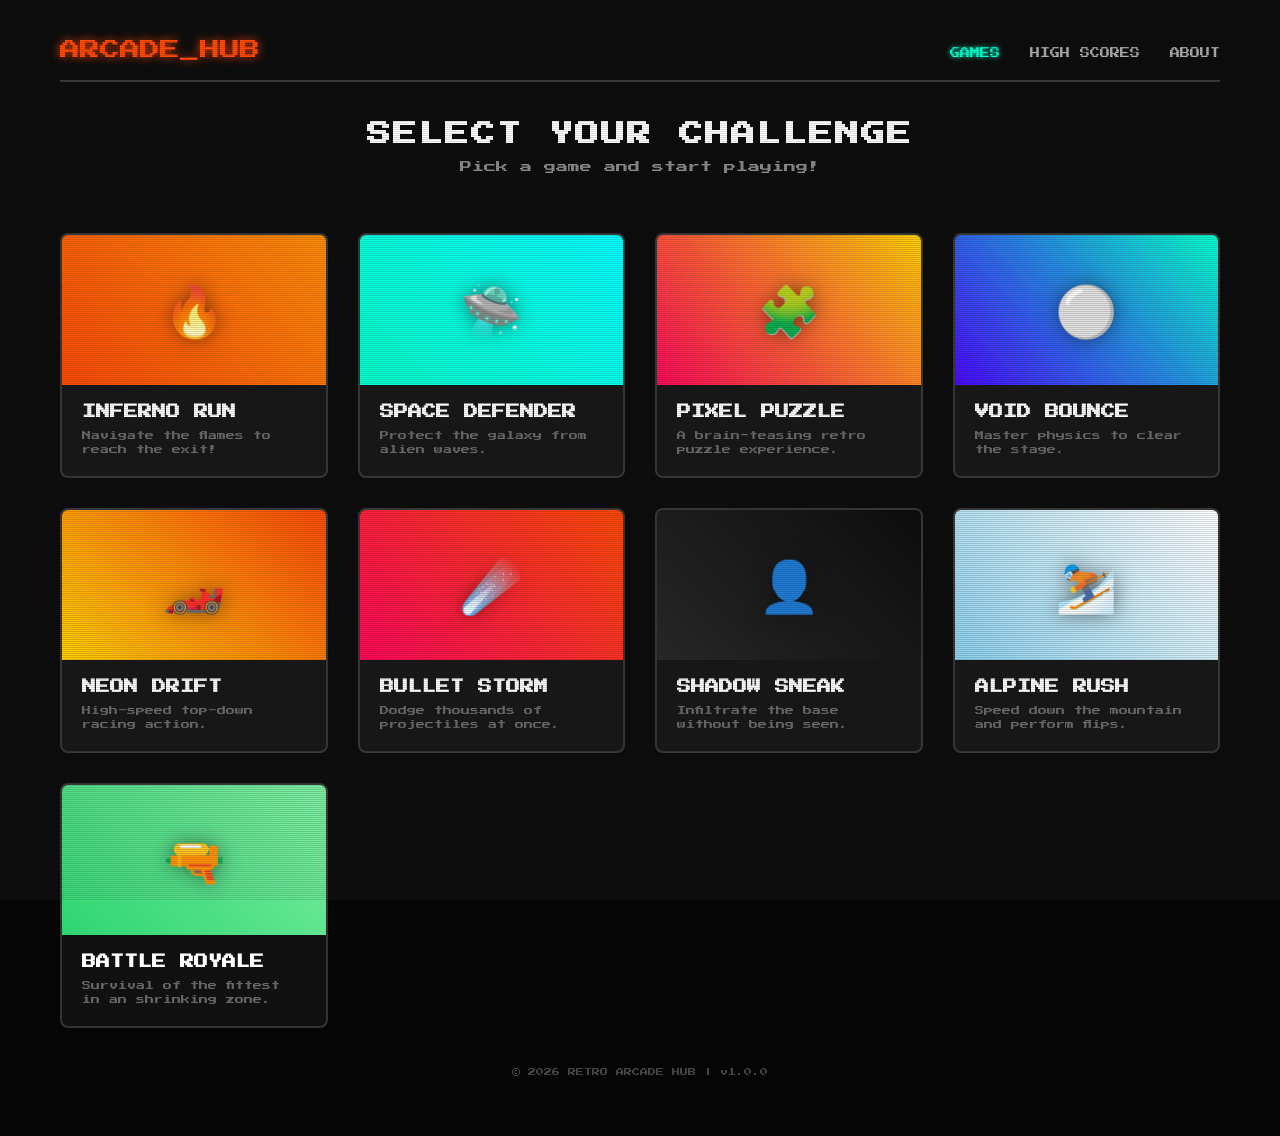
<file: index.html>
<!DOCTYPE html>
<html lang="en">
<head>
    <meta charset="UTF-8">
    <meta name="viewport" content="width=device-width, initial-scale=1.0">
    <title>Arcade Hub - Retro Mini Games</title>
    <link rel="icon" href="data:,">
    <link rel="stylesheet" href="css/styles.css">
</head>
<body class="portal-body">
    <div id="scanlines"></div>
    <div id="crt-flicker"></div>
    
    <div class="portal-wrapper">
        <nav class="portal-nav">
            <div class="logo">ARCADE_HUB</div>
            <ul class="nav-links">
                <li><a href="#" class="active">GAMES</a></li>
                <li><a href="#">HIGH SCORES</a></li>
                <li><a href="#">ABOUT</a></li>
            </ul>
        </nav>

        <header class="portal-header">
            <h1>SELECT YOUR CHALLENGE</h1>
            <p>Pick a game and start playing!</p>
        </header>

        <main class="game-grid">
            <!-- Game 1: Inferno Run -->
            <a href="Inferno-Run/inferno-run.html" class="game-tile">
                <div class="tile-image" style="background: linear-gradient(45deg, var(--danger), #ff8800);">
                    <div class="tile-overlay">
                        <span>PLAY NOW</span>
                    </div>
                    <div class="pixel-art-icon">🔥</div>
                </div>
                <div class="tile-info">
                    <h3>INFERNO RUN</h3>
                    <p>Navigate the flames to reach the exit!</p>
                </div>
            </a>

            <!-- Game 2: Space Defender -->
            <a href="Space-Defender/index.html" class="game-tile">
                <div class="tile-image" style="background: linear-gradient(45deg, var(--primary), var(--tertiary));">
                    <div class="tile-overlay">
                        <span>PLAY NOW</span>
                    </div>
                    <div class="pixel-art-icon">🛸</div>
                </div>
                <div class="tile-info">
                    <h3>SPACE DEFENDER</h3>
                    <p>Protect the galaxy from alien waves.</p>
                </div>
            </a>

            <!-- Game 3: Pixel Puzzle -->
            <a href="Pixel-Puzzle/index.html" class="game-tile">
                <div class="tile-image" style="background: linear-gradient(45deg, var(--secondary), var(--highlight));">
                    <div class="tile-overlay">
                        <span>PLAY NOW</span>
                    </div>
                    <div class="pixel-art-icon">🧩</div>
                </div>
                <div class="tile-info">
                    <h3>PIXEL PUZZLE</h3>
                    <p>A brain-teasing retro puzzle experience.</p>
                </div>
            </a>

            <!-- Game 4: Void Bounce -->
            <a href="Void-Bounce/index.html" class="game-tile">
                <div class="tile-image" style="background: linear-gradient(45deg, #4400ff, var(--primary));">
                    <div class="tile-overlay">
                        <span>PLAY NOW</span>
                    </div>
                    <div class="pixel-art-icon">⚪</div>
                </div>
                <div class="tile-info">
                    <h3>VOID BOUNCE</h3>
                    <p>Master physics to clear the stage.</p>
                </div>
            </a>

            <!-- Game 5: Neon Drift -->
            <a href="Neon-Drift/index.html" class="game-tile">
                <div class="tile-image" style="background: linear-gradient(45deg, var(--highlight), var(--danger));">
                    <div class="tile-overlay">
                        <span>PLAY NOW</span>
                    </div>
                    <div class="pixel-art-icon">🏎️</div>
                </div>
                <div class="tile-info">
                    <h3>NEON DRIFT</h3>
                    <p>High-speed top-down racing action.</p>
                </div>
            </a>

            <!-- Game 6: Bullet Storm -->
            <a href="Bullet-Storm/index.html" class="game-tile">
                <div class="tile-image" style="background: linear-gradient(45deg, var(--secondary), var(--danger));">
                    <div class="tile-overlay">
                        <span>PLAY NOW</span>
                    </div>
                    <div class="pixel-art-icon">☄️</div>
                </div>
                <div class="tile-info">
                    <h3>BULLET STORM</h3>
                    <p>Dodge thousands of projectiles at once.</p>
                </div>
            </a>

            <!-- Game 7: Shadow Sneak -->
            <a href="Shadow-Sneak/index.html" class="game-tile">
                <div class="tile-image" style="background: linear-gradient(45deg, var(--stealth), var(--void));">
                    <div class="tile-overlay">
                        <span>PLAY NOW</span>
                    </div>
                    <div class="pixel-art-icon">👤</div>
                </div>
                <div class="tile-info">
                    <h3>SHADOW SNEAK</h3>
                    <p>Infiltrate the base without being seen.</p>
                </div>
            </a>

            <!-- Game 8: Alpine Rush -->
            <a href="Platformer/index.html" class="game-tile">
                <div class="tile-image" style="background: linear-gradient(45deg, #87ceeb, var(--neutral));">
                    <div class="tile-overlay">
                        <span>PLAY NOW</span>
                    </div>
                    <div class="pixel-art-icon">⛷️</div>
                </div>
                <div class="tile-info">
                    <h3>ALPINE RUSH</h3>
                    <p>Speed down the mountain and perform flips.</p>
                </div>
            </a>

            <!-- Game 9: Battle Royale -->
            <a href="Battle Royale/index.html" class="game-tile">
                <div class="tile-image" style="background: linear-gradient(45deg, #2ed573, #7bed9f);">
                    <div class="tile-overlay">
                        <span>PLAY NOW</span>
                    </div>
                    <div class="pixel-art-icon">🔫</div>
                </div>
                <div class="tile-info">
                    <h3>BATTLE ROYALE</h3>
                    <p>Survival of the fittest in an shrinking zone.</p>
                </div>
            </a>
        </main>

        <footer class="portal-footer">
            <p>&copy; 2026 RETRO ARCADE HUB | v1.0.0</p>
        </footer>
    </div>

</body>
</html>
</file>
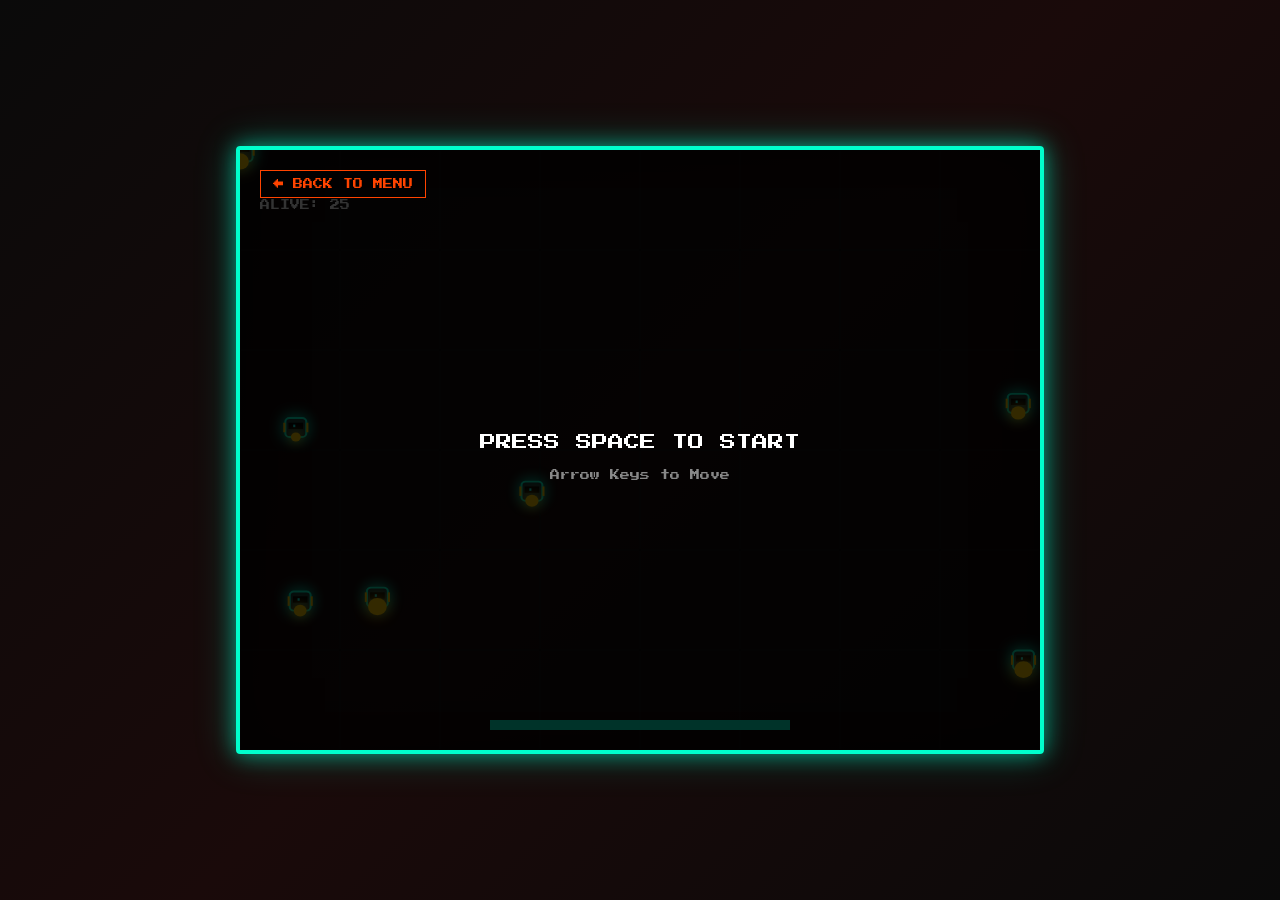
<file: Battle Royale/index.html>
<!DOCTYPE html>
<html lang="en">
<head>
    <meta charset="UTF-8">
    <meta name="viewport" content="width=device-width, initial-scale=1.0">
    <title>Battle Royale - Mini Games</title>
    <link rel="stylesheet" href="../css/styles.css">
    <link rel="icon" href="data:;base64,iVBORw0KGgo=">
</head>
<body class="game-body">
    <div id="game-container">
        <a href="../index.html" class="back-button">&larr; BACK TO MENU</a>
        <canvas id="gameCanvas" width="800" height="600"></canvas>
    </div>

    <!-- Scripts -->
    <script src="../shared/js/assets.js"></script>
    <script src="../shared/js/audio.js"></script>
    <script src="../shared/js/engine.js"></script>
    <script src="js/game.js"></script>
</body>
</html>
</file>
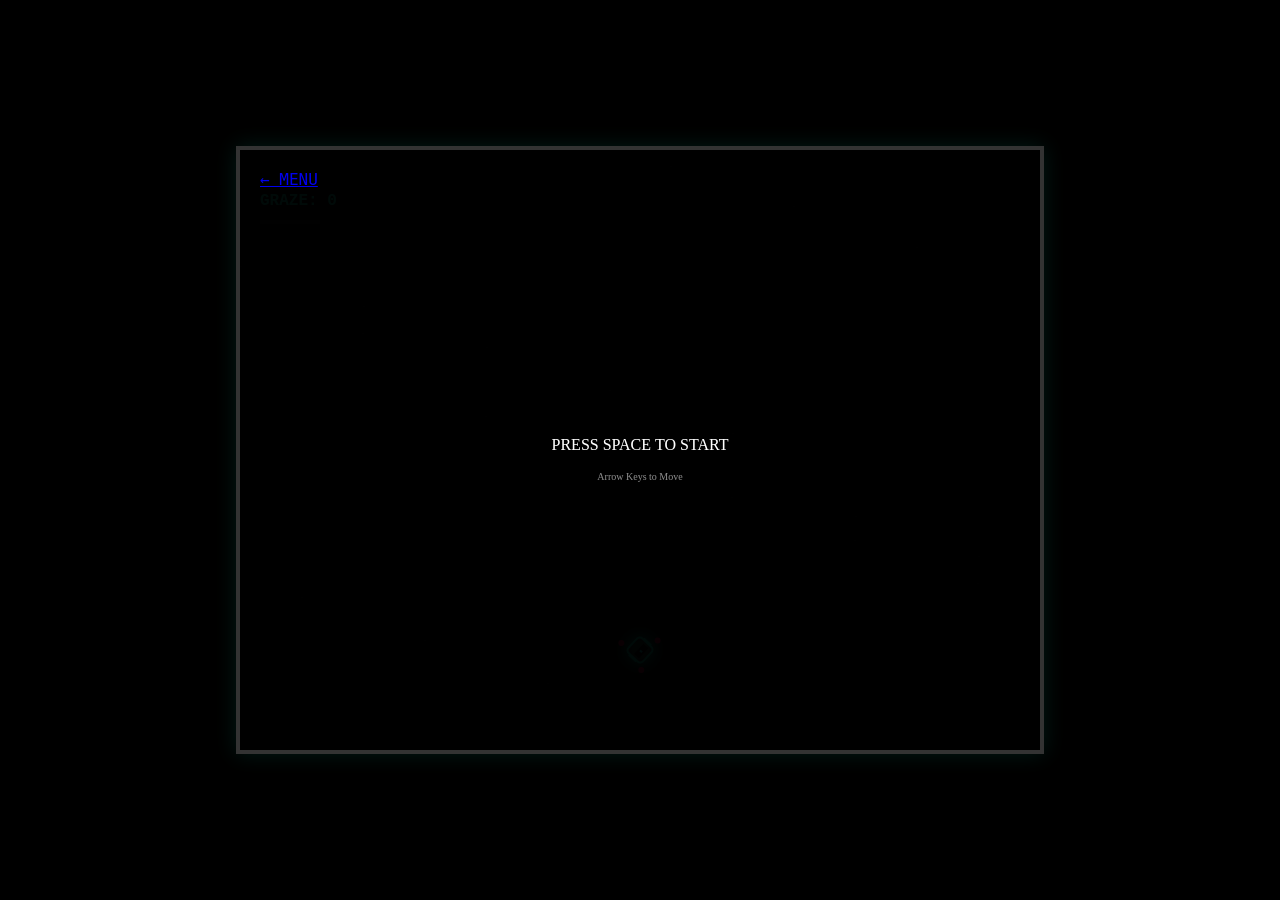
<file: Bullet-Storm/index.html>
<!DOCTYPE html>
<html lang="en">
<head>
    <meta charset="UTF-8"><title>Bullet Storm</title>
    <link rel="stylesheet" href="css/styles.css">
</head>
<body class="game-body">
    <div id="game-container">
        <canvas id="gameCanvas" width="800" height="600"></canvas>
        <div id="ui"><a href="../index.html" class="back-button">&larr; MENU</a></div>
    </div>
    <script src="../shared/js/assets.js"></script>
    <script src="../shared/js/audio.js"></script>
    <script src="../shared/js/engine.js"></script>
    <script src="js/game.js"></script>
</body>
</html>
</file>
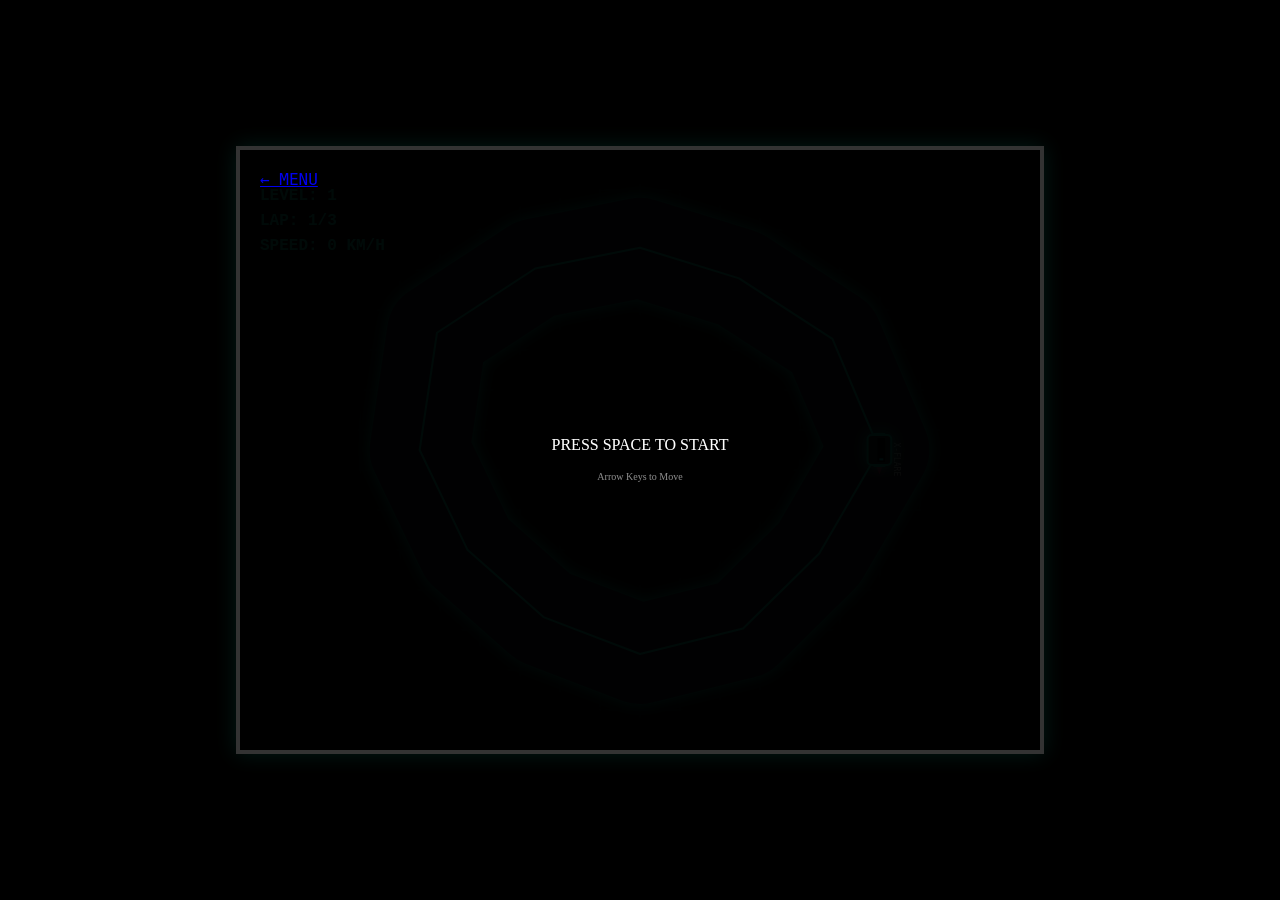
<file: Neon-Drift/index.html>
<!DOCTYPE html>
<html lang="en">
<head>
    <meta charset="UTF-8"><title>Neon Drift</title>
    <link rel="stylesheet" href="css/styles.css">
</head>
<body class="game-body">
    <div id="game-container">
        <canvas id="gameCanvas" width="800" height="600"></canvas>
        <div id="ui"><a href="../index.html" class="back-button">&larr; MENU</a></div>
    </div>
    <script src="../shared/js/assets.js"></script>
    <script src="../shared/js/audio.js"></script>
    <script src="../shared/js/engine.js"></script>
    <script src="js/game.js"></script>
</body>
</html>
</file>
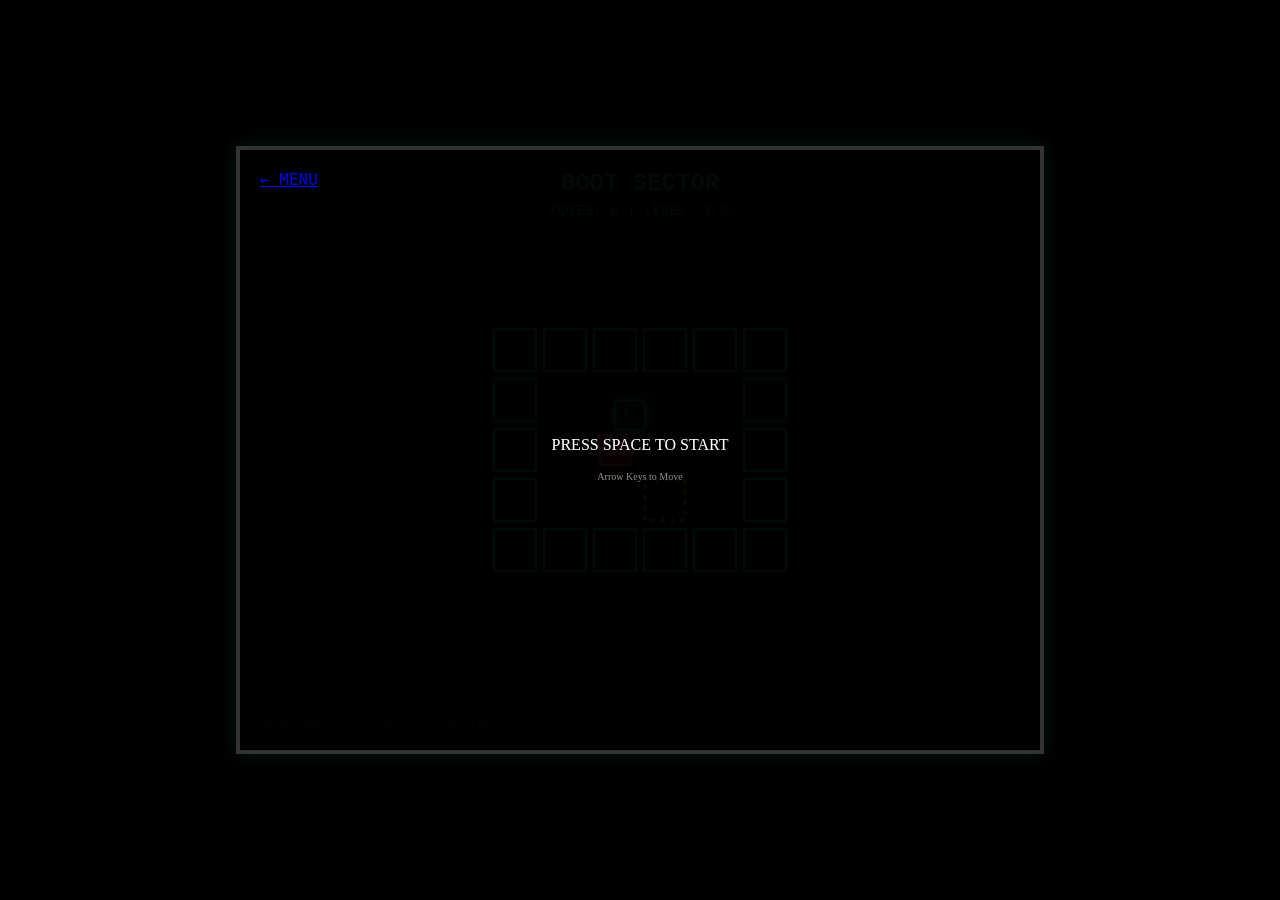
<file: Pixel-Puzzle/index.html>
<!DOCTYPE html>
<html lang="en">
<head>
    <meta charset="UTF-8"><title>Pixel Puzzle</title>
    <link rel="icon" href="data:,">
    <link rel="stylesheet" href="css/styles.css">
</head>
<body class="game-body">
    <div id="game-container">
        <canvas id="gameCanvas" width="800" height="600"></canvas>
        <div id="ui"><a href="../index.html" class="back-button">&larr; MENU</a></div>
    </div>
    <script src="../shared/js/assets.js"></script>
    <script src="../shared/js/audio.js"></script>
    <script src="../shared/js/engine.js"></script>
    <script src="js/game.js"></script>
</body>
</html>
</file>
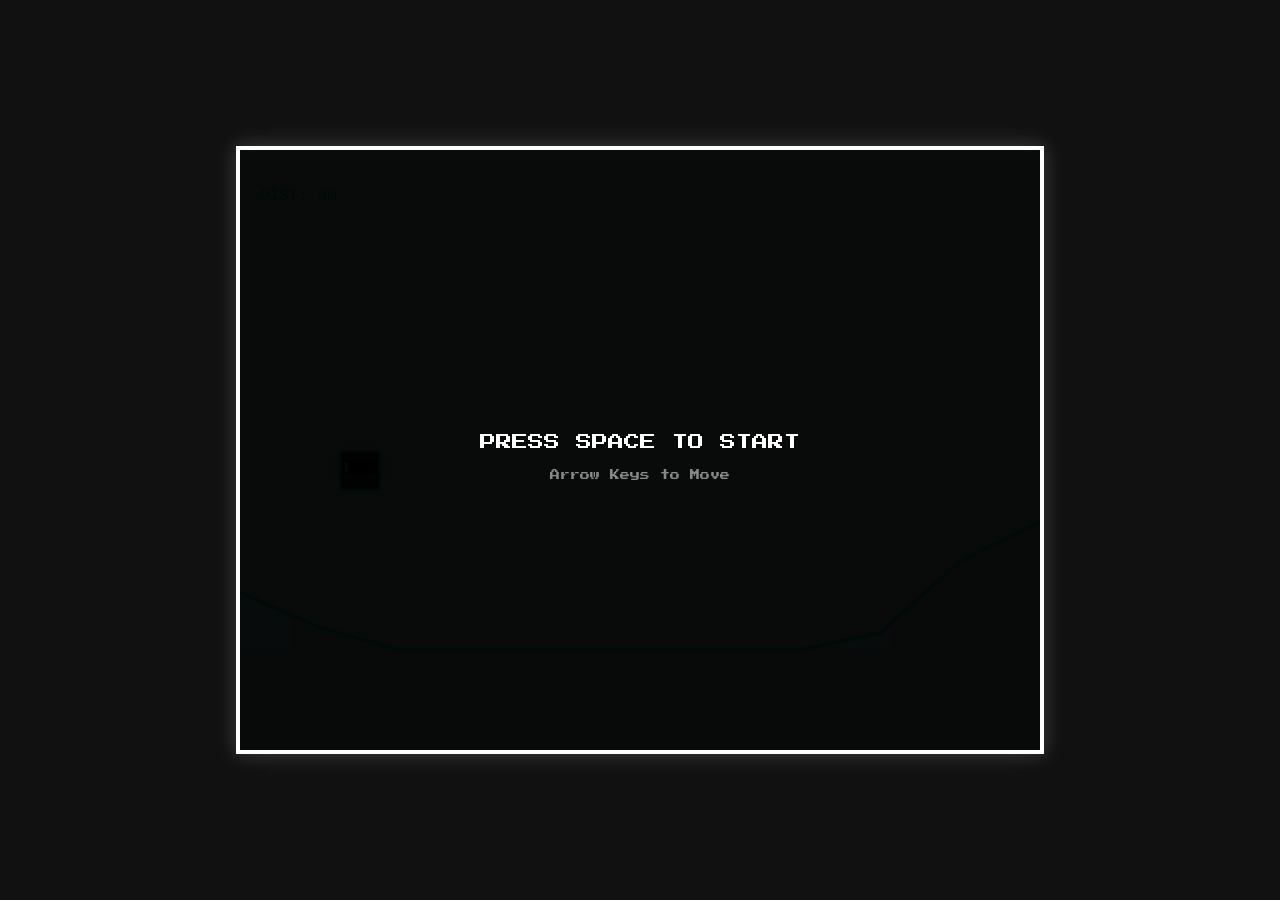
<file: Platformer/index.html>
<!DOCTYPE html>
<html lang="en">
<head>
    <meta charset="UTF-8">
    <meta name="viewport" content="width=device-width, initial-scale=1.0">
    <title>Alpine Rush - Ski Platformer</title>
    <link rel="stylesheet" href="css/styles.css">
    <link rel="preconnect" href="https://fonts.googleapis.com">
    <link rel="preconnect" href="https://fonts.gstatic.com" crossorigin>
    <link href="https://fonts.googleapis.com/css2?family=Press+Start+2P&display=swap" rel="stylesheet">
</head>
<body>
    <div id="game-container">
        <canvas id="gameCanvas" width="800" height="600"></canvas>
    </div>
    <script src="../shared/js/assets.js"></script>
    <script src="../shared/js/audio.js"></script>
    <script src="../shared/js/engine.js"></script>
    <script src="js/game.js"></script>
</body>
</html>
</file>
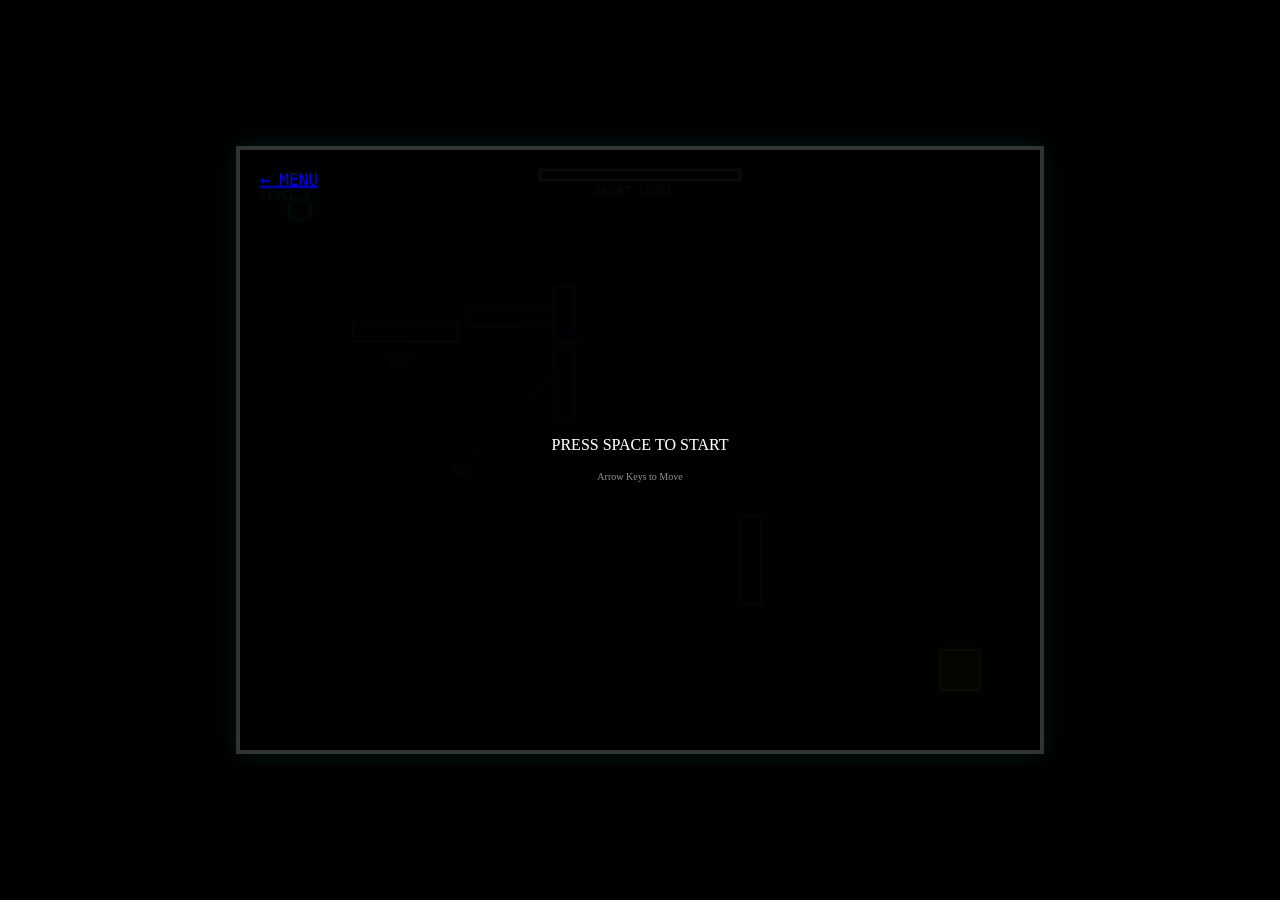
<file: Shadow-Sneak/index.html>
<!DOCTYPE html>
<html lang="en">
<head>
    <meta charset="UTF-8"><title>Shadow Sneak</title>
    <link rel="stylesheet" href="css/styles.css">
</head>
<body class="game-body">
    <div id="game-container">
        <canvas id="gameCanvas" width="800" height="600"></canvas>
        <div id="ui"><a href="../index.html" class="back-button">&larr; MENU</a></div>
    </div>
    <script src="../shared/js/assets.js"></script>
    <script src="../shared/js/audio.js"></script>
    <script src="../shared/js/engine.js"></script>
    <script src="js/game.js"></script>
</body>
</html>
</file>
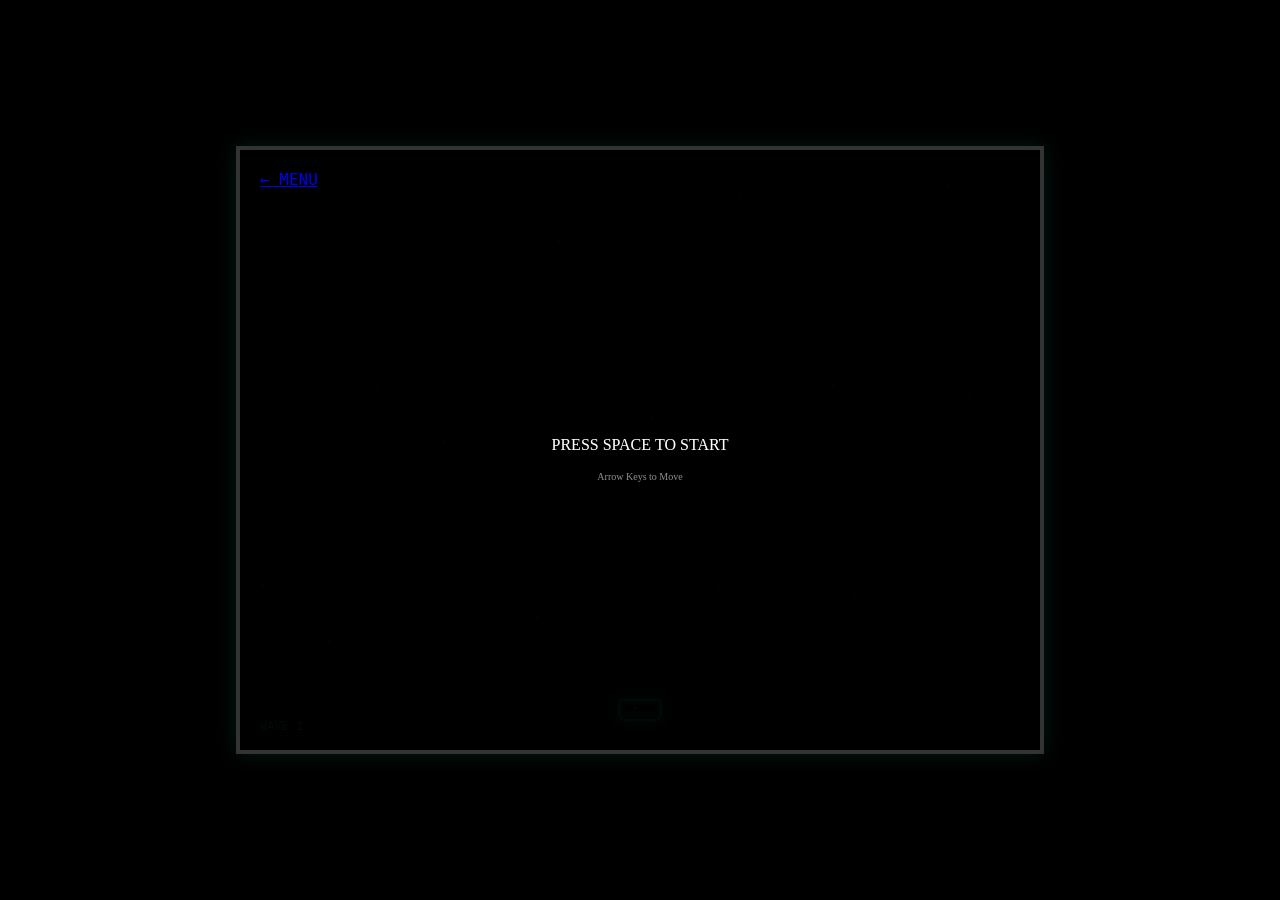
<file: Space-Defender/index.html>
<!DOCTYPE html>
<html lang="en">
<head>
    <meta charset="UTF-8"><title>Space Defender</title>
    <link rel="stylesheet" href="css/styles.css">
</head>
<body class="game-body">
    <div id="game-container">
        <canvas id="gameCanvas" width="800" height="600"></canvas>
        <div id="ui"><a href="../index.html" class="back-button">&larr; MENU</a><div id="score">0</div></div>
    </div>
    <script src="../shared/js/assets.js"></script>
    <script src="../shared/js/audio.js"></script>
    <script src="../shared/js/engine.js"></script>
    <script src="js/game.js"></script>
</body>
</html>
</file>
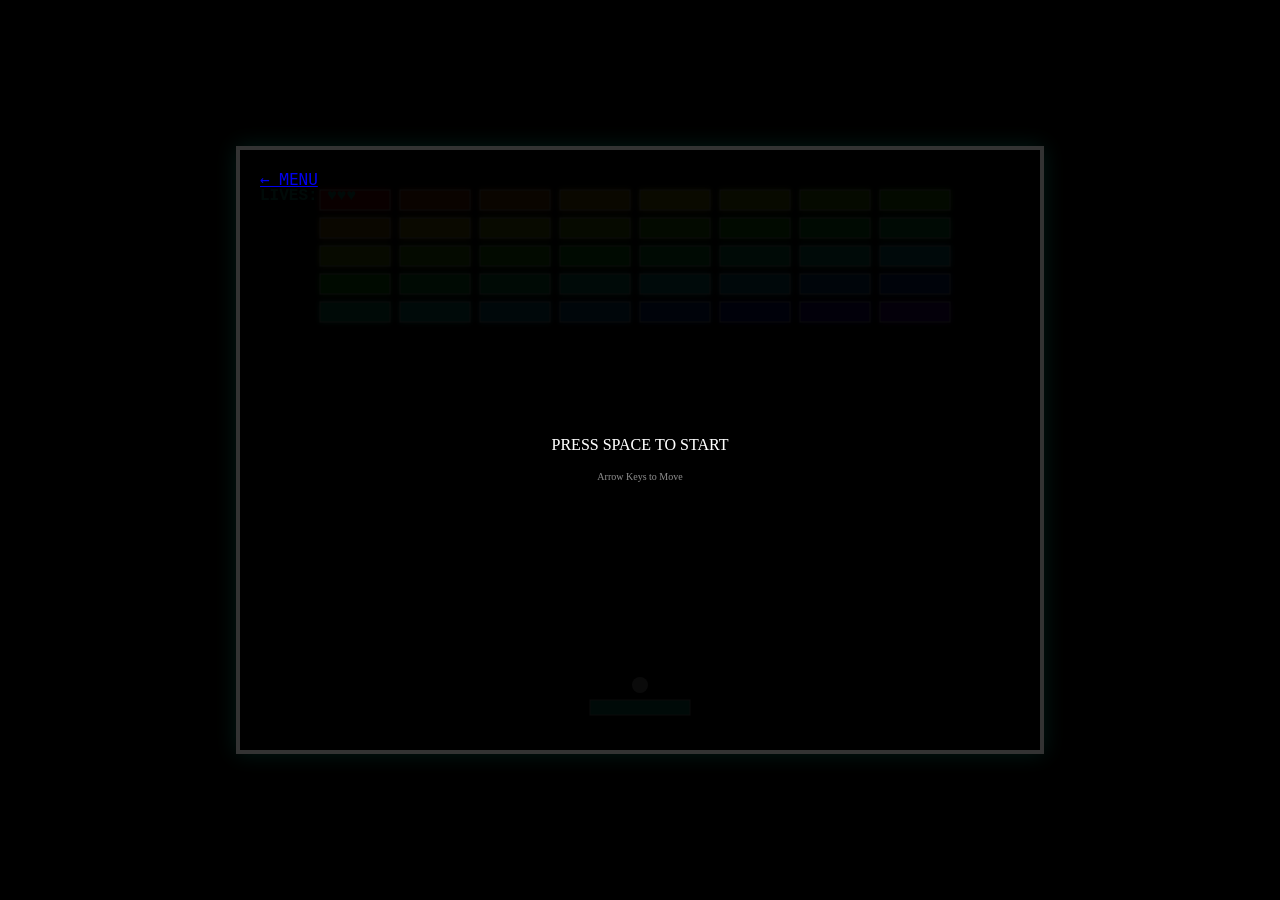
<file: Void-Bounce/index.html>
<!DOCTYPE html>
<html lang="en">
<head>
    <meta charset="UTF-8"><title>Void Bounce</title>
    <link rel="stylesheet" href="css/styles.css">
</head>
<body class="game-body">
    <div id="game-container">
        <canvas id="gameCanvas" width="800" height="600"></canvas>
        <div id="ui"><a href="../index.html" class="back-button">&larr; MENU</a></div>
    </div>
    <script src="../shared/js/assets.js"></script>
    <script src="../shared/js/audio.js"></script>
    <script src="../shared/js/engine.js"></script>
    <script src="js/game.js"></script>
</body>
</html>
</file>
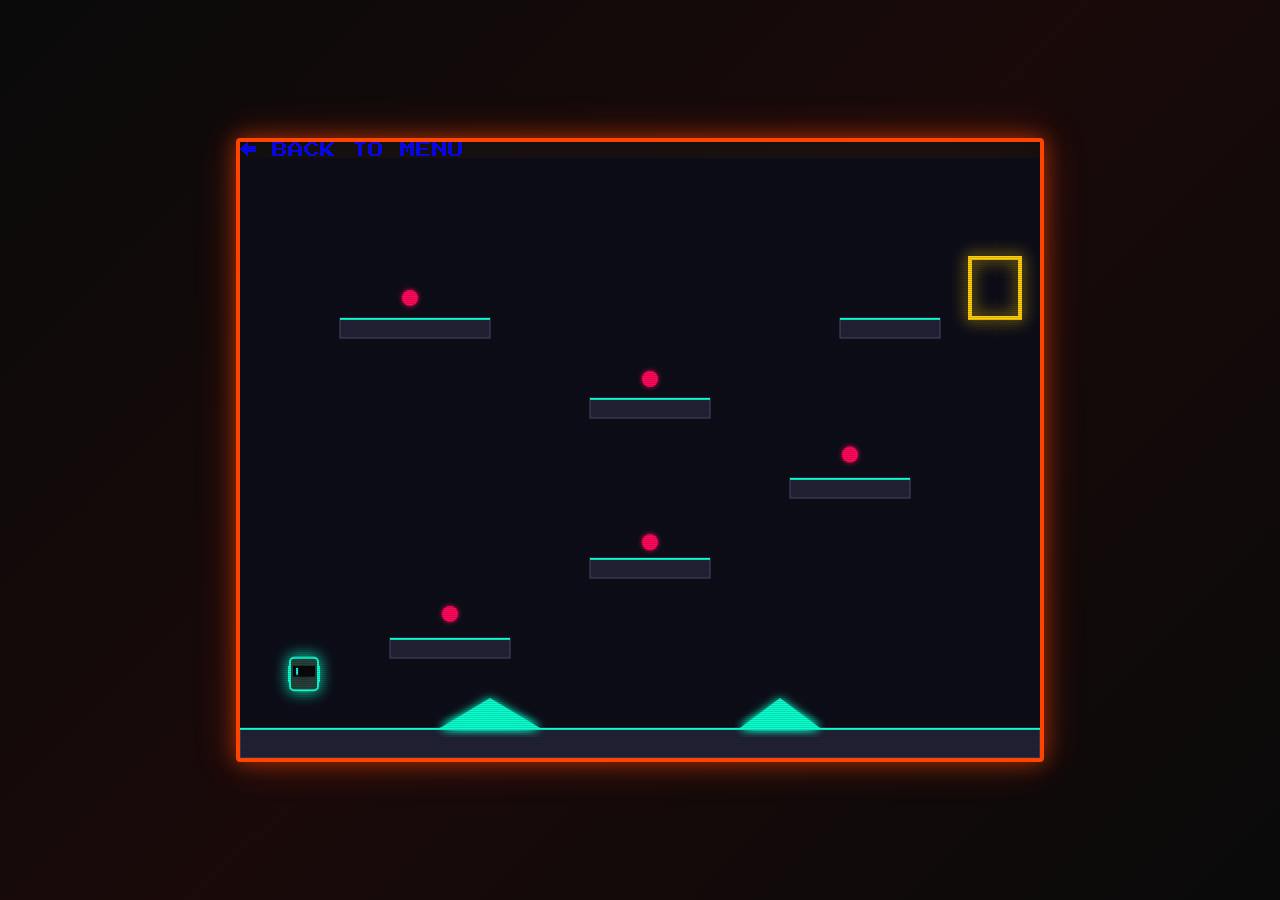
<file: Inferno Run/inferno-run.html>
<!DOCTYPE html>
<html lang="en">
<head>
    <meta charset="UTF-8">
    <meta name="viewport" content="width=device-width, initial-scale=1.0">
    <title>INFERNO RUN</title>
    <link rel="stylesheet" href="css/styles.css">
</head>
<body>
    <div id="game-container">
        <a href="../index.html" class="back-button">&larr; BACK TO MENU</a>
        <canvas id="gameCanvas" width="800" height="600"></canvas>
        <div id="scanlines"></div>
        <div id="crt-flicker"></div>
    </div>

    <!-- Scripts -->
    <script src="../shared/js/assets.js"></script>
    <script src="../shared/js/audio.js"></script>
    <script src="../shared/js/engine.js"></script>
    <script src="js/levels.js"></script>
    <script src="js/game.js"></script>
</body>
</html>
</file>
<file: css/styles.css>
@import url('https://fonts.googleapis.com/css2?family=Press+Start+2P&display=swap');

:root {
    --primary: #00ffcc;
    --secondary: #ff0055;
    --tertiary: #00ffff;
    --highlight: #ffcc00;
    --danger: #ff4400;
    --void: #050505;
    --neutral: #ffffff;
    --stealth: #222222;
}

* {
    margin: 0;
    padding: 0;
    box-sizing: border-box;
}

body {
    background: var(--void);
    background-image: linear-gradient(135deg, #0a0a0a 0%, #1a0a0a 50%, #0a0a0a 100%);
    display: flex;
    justify-content: center;
    align-items: center;
    min-height: 100vh;
    overflow: hidden;
    font-family: 'Press Start 2P', monospace;
}

#game-container {
    position: relative;
    border: 4px solid var(--primary);
    box-shadow: 
        0 0 20px rgba(0, 255, 204, 0.5),
        0 0 40px rgba(0, 255, 204, 0.3),
        inset 0 0 60px rgba(0, 0, 0, 0.5);
    border-radius: 4px;
}

canvas {
    display: block;
    image-rendering: pixelated;
    image-rendering: crisp-edges;
}

#scanlines {
    position: absolute;
    top: 0;
    left: 0;
    width: 100%;
    height: 100%;
    background: repeating-linear-gradient(
        0deg,
        rgba(0, 0, 0, 0.15),
        rgba(0, 0, 0, 0.15) 1px,
        transparent 1px,
        transparent 2px
    );
    pointer-events: none;
    z-index: 10;
}

#crt-flicker {
    position: absolute;
    top: 0;
    left: 0;
    width: 100%;
    height: 100%;
    background: rgba(255, 255, 255, 0.03);
    pointer-events: none;
    z-index: 11;
    animation: flicker 0.15s infinite;
}

@keyframes flicker {
    0% { opacity: 0.27; }
    10% { opacity: 0.32; }
    20% { opacity: 0.27; }
    30% { opacity: 0.35; }
    40% { opacity: 0.27; }
    50% { opacity: 0.30; }
    60% { opacity: 0.27; }
    70% { opacity: 0.33; }
    80% { opacity: 0.27; }
    90% { opacity: 0.31; }
    100% { opacity: 0.27; }
}

#ui {
    position: absolute;
    top: 0;
    left: 0;
    width: 100%;
    padding: 15px;
    display: flex;
    justify-content: space-between;
    color: #fff;
    font-size: 12px;
    text-shadow: 2px 2px 0 #000, 0 0 10px rgba(255, 68, 0, 0.8);
    pointer-events: none;
    z-index: 5;
}

.ui-item {
    display: flex;
    align-items: center;
    gap: 8px;
}

.heart {
    color: #ff3366;
    text-shadow: 0 0 10px #ff3366;
}

.coin-icon {
    color: #ffcc00;
    text-shadow: 0 0 10px #ffcc00;
}

#overlay {
    position: absolute;
    top: 0;
    left: 0;
    width: 100%;
    height: 100%;
    display: flex;
    flex-direction: column;
    justify-content: center;
    align-items: center;
    background: rgba(0, 0, 0, 0.85);
    z-index: 20;
    text-align: center;
}

#overlay.hidden {
    display: none;
}

#overlay h1 {
    font-size: 32px;
    color: #ff4400;
    text-shadow: 
        0 0 10px #ff4400,
        0 0 20px #ff4400,
        0 0 40px #ff4400;
    margin-bottom: 20px;
    animation: pulse 1.5s ease-in-out infinite;
}

#overlay h2 {
    font-size: 20px;
    color: #ff4400;
    text-shadow: 0 0 20px #ff4400;
    margin-bottom: 20px;
}

#overlay p {
    font-size: 10px;
    color: #aaa;
    margin: 10px 0;
}

#overlay .highlight {
    color: #00ffcc;
    text-shadow: 0 0 10px #00ffcc;
}

#overlay .fire-text {
    color: #ff4400;
}

@keyframes pulse {
    0%, 100% { transform: scale(1); }
    50% { transform: scale(1.05); }
}

.blink {
    animation: blink 1s step-end infinite;
}

@keyframes blink {
    0%, 100% { opacity: 1; }
    50% { opacity: 0; }
}

#level-banner {
    position: absolute;
    top: 50%;
    left: 50%;
    transform: translate(-50%, -50%);
    font-size: 28px;
    color: #00ffcc;
    text-shadow: 0 0 20px #00ffcc;
    z-index: 15;
    opacity: 0;
    pointer-events: none;
    transition: opacity 0.5s;
}

/* ============ TOUCH CONTROLS ============ */
#touch-controls {
    position: absolute;
    bottom: 0;
    left: 0;
    width: 100%;
    height: 140px;
    display: flex;
    justify-content: space-between;
    align-items: flex-end;
    padding: 15px;
    pointer-events: none;
    z-index: 25;
}

.touch-left,
.touch-right {
    display: flex;
    gap: 10px;
    pointer-events: auto;
}

.touch-right {
    flex-direction: column;
    align-items: flex-end;
}

.touch-btn {
    font-family: 'Press Start 2P', monospace;
    font-size: 16px;
    color: #fff;
    background: rgba(255, 68, 0, 0.3);
    border: 3px solid rgba(255, 68, 0, 0.6);
    border-radius: 12px;
    padding: 20px 25px;
    text-shadow: 0 0 10px rgba(255, 68, 0, 0.8);
    box-shadow: 
        0 0 15px rgba(255, 68, 0, 0.3),
        inset 0 0 20px rgba(0, 0, 0, 0.5);
    cursor: pointer;
    user-select: none;
    -webkit-user-select: none;
    touch-action: manipulation;
    transition: all 0.1s;
}

.touch-btn:active,
.touch-btn.active {
    background: rgba(255, 68, 0, 0.6);
    border-color: #ff4400;
    transform: scale(0.95);
    box-shadow: 
        0 0 25px rgba(255, 68, 0, 0.6),
        inset 0 0 30px rgba(255, 100, 0, 0.3);
}

.touch-large {
    padding: 25px 35px;
    font-size: 14px;
}

.touch-small {
    padding: 12px 20px;
    font-size: 10px;
    background: rgba(0, 255, 204, 0.2);
    border-color: rgba(0, 255, 204, 0.5);
}

.touch-small:active,
.touch-small.active {
    background: rgba(0, 255, 204, 0.5);
    border-color: #00ffcc;
    box-shadow: 
        0 0 25px rgba(0, 255, 204, 0.6),
        inset 0 0 30px rgba(0, 255, 204, 0.3);
}

/* Hide touch controls on non-touch devices */
@media (hover: hover) and (pointer: fine) {
    #touch-controls {
        display: none;
    }
}

/* Dash cooldown indicator */
.dash-indicator {
    color: #00ffcc;
    text-shadow: 0 0 10px #00ffcc;
}

.dash-indicator.on-cooldown {
    color: #666;
    text-shadow: none;
}

/* ============ PORTAL STYLES ============ */
.portal-body {
    overflow-y: auto;
    align-items: flex-start;
    background: #050505;
}

.portal-wrapper {
    width: 100%;
    max-width: 1200px;
    margin: 0 auto;
    padding: 20px;
    min-height: 100vh;
    display: flex;
    flex-direction: column;
}

.portal-nav {
    display: flex;
    justify-content: space-between;
    align-items: center;
    padding: 20px 0;
    border-bottom: 2px solid #333;
    margin-bottom: 40px;
}

.portal-nav .logo {
    font-size: 20px;
    color: #ff4400;
    text-shadow: 0 0 10px #ff4400;
}

.nav-links {
    list-style: none;
    display: flex;
    gap: 30px;
}

.nav-links a {
    color: #aaa;
    text-decoration: none;
    font-size: 10px;
    transition: color 0.3s;
}

.nav-links a:hover, .nav-links a.active {
    color: #00ffcc;
    text-shadow: 0 0 5px #00ffcc;
}

.portal-header {
    text-align: center;
    margin-bottom: 60px;
}

.portal-header h1 {
    font-size: 24px;
    color: #fff;
    margin-bottom: 15px;
    letter-spacing: 2px;
}

.portal-header p {
    font-size: 12px;
    color: #888;
}

.game-grid {
    display: grid;
    grid-template-columns: repeat(auto-fill, minmax(250px, 1fr));
    gap: 30px;
    flex-grow: 1;
}

.game-tile {
    background: #111;
    border: 2px solid #333;
    border-radius: 8px;
    overflow: hidden;
    text-decoration: none;
    transition: all 0.3s ease;
    display: flex;
    flex-direction: column;
}

.game-tile:hover:not(.locked) {
    border-color: #ff4400;
    transform: translateY(-5px);
    box-shadow: 0 10px 20px rgba(255, 68, 0, 0.2);
}

.game-tile.locked {
    opacity: 0.6;
    cursor: default;
}

.tile-image {
    height: 150px;
    position: relative;
    display: flex;
    justify-content: center;
    align-items: center;
    font-size: 50px;
}

.tile-overlay {
    position: absolute;
    top: 0;
    left: 0;
    width: 100%;
    height: 100%;
    background: rgba(0,0,0,0.5);
    display: flex;
    justify-content: center;
    align-items: center;
    opacity: 0;
    transition: opacity 0.3s;
}

.tile-overlay span {
    color: #fff;
    font-size: 10px;
    border: 1px solid #fff;
    padding: 8px 12px;
}

.game-tile:hover:not(.locked) .tile-overlay {
    opacity: 1;
}

.pixel-art-icon {
    filter: drop-shadow(0 0 10px rgba(0,0,0,0.5));
    animation: float 3s ease-in-out infinite;
}

@keyframes float {
    0%, 100% { transform: translateY(0); }
    50% { transform: translateY(-10px); }
}

.tile-info {
    padding: 20px;
}

.tile-info h3 {
    color: #fff;
    font-size: 14px;
    margin-bottom: 10px;
}

.tile-info p {
    color: #666;
    font-size: 9px;
    line-height: 1.5;
}

.portal-footer {
    text-align: center;
    padding: 40px 0;
    color: #444;
    font-size: 8px;
}

/* ============ SHARED GAME UI ============ */
.back-button {
    position: absolute;
    top: 20px;
    left: 20px;
    z-index: 100;
    color: #ff4400;
    text-decoration: none;
    font-size: 10px;
    padding: 8px 12px;
    border: 1px solid #ff4400;
    background: rgba(0, 0, 0, 0.5);
    transition: all 0.3s;
    pointer-events: auto;
}

.back-button:hover {
    background: #ff4400;
    color: #000;
    box-shadow: 0 0 10px #ff4400;
}

@media (max-width: 600px) {
    .portal-nav {
        flex-direction: column;
        gap: 20px;
    }
    .game-grid {
        grid-template-columns: 1fr;
    }
}
</file>
<file: Bullet-Storm/css/styles.css>
.game-body {
    background: #000;
    margin: 0;
    display: flex;
    justify-content: center;
    align-items: center;
    height: 100vh;
    font-family: 'Press Start 2P', monospace;
    overflow: hidden;
}

#game-container {
    width: 800px;
    height: 600px;
    background: #050505;
    border: 4px solid #333;
    position: relative;
    overflow: hidden;
    box-shadow: 0 0 20px rgba(0, 255, 204, 0.1);
}

#placeholder-screen {
    display: flex;
    flex-direction: column;
    justify-content: center;
    align-items: center;
    height: 100%;
    color: #fff;
    text-align: center;
    padding: 40px;
}

#ui {
    position: absolute;
    top: 0;
    width: 100%;
    padding: 20px;
    display: flex;
    justify-content: space-between;
    z-index: 10;
}



.game-title {
    font-size: 12px;
    color: #fff;
}

.status {
    font-size: 8px;
    color: #00ffcc;
}

.pixel-art-icon.Large {
    font-size: 80px;
    margin: 40px;
    animation: float 3s ease-in-out infinite;
}

@keyframes float {
    0%, 100% { transform: translateY(0); }
    50% { transform: translateY(-20px); }
}

#placeholder-screen h1 {
    font-size: 24px;
    margin-bottom: 20px;
    color: #00ffcc;
    text-shadow: 0 0 10px #00ffcc;
}

#placeholder-screen p {
    font-size: 10px;
    color: #888;
    max-width: 500px;
    line-height: 1.8;
}

.blink {
    animation: blink 1s step-end infinite;
    margin-top: 30px;
    font-size: 12px;
}

@keyframes blink {
    0%, 100% { opacity: 1; }
    50% { opacity: 0; }
}
</file>
<file: Neon-Drift/css/styles.css>
.game-body {
    background: #000;
    margin: 0;
    display: flex;
    justify-content: center;
    align-items: center;
    height: 100vh;
    font-family: 'Press Start 2P', monospace;
    overflow: hidden;
}

#game-container {
    width: 800px;
    height: 600px;
    background: #050505;
    border: 4px solid #333;
    position: relative;
    overflow: hidden;
    box-shadow: 0 0 20px rgba(0, 255, 204, 0.1);
}

#placeholder-screen {
    display: flex;
    flex-direction: column;
    justify-content: center;
    align-items: center;
    height: 100%;
    color: #fff;
    text-align: center;
    padding: 40px;
}

#ui {
    position: absolute;
    top: 0;
    width: 100%;
    padding: 20px;
    display: flex;
    justify-content: space-between;
    z-index: 10;
}



.game-title {
    font-size: 12px;
    color: #fff;
}

.status {
    font-size: 8px;
    color: #00ffcc;
}

.pixel-art-icon.Large {
    font-size: 80px;
    margin: 40px;
    animation: float 3s ease-in-out infinite;
}

@keyframes float {
    0%, 100% { transform: translateY(0); }
    50% { transform: translateY(-20px); }
}

#placeholder-screen h1 {
    font-size: 24px;
    margin-bottom: 20px;
    color: #00ffcc;
    text-shadow: 0 0 10px #00ffcc;
}

#placeholder-screen p {
    font-size: 10px;
    color: #888;
    max-width: 500px;
    line-height: 1.8;
}

.blink {
    animation: blink 1s step-end infinite;
    margin-top: 30px;
    font-size: 12px;
}

@keyframes blink {
    0%, 100% { opacity: 1; }
    50% { opacity: 0; }
}
</file>
<file: Pixel-Puzzle/css/styles.css>
.game-body {
    background: #000;
    margin: 0;
    display: flex;
    justify-content: center;
    align-items: center;
    height: 100vh;
    font-family: 'Press Start 2P', monospace;
    overflow: hidden;
}

#game-container {
    width: 800px;
    height: 600px;
    background: #050505;
    border: 4px solid #333;
    position: relative;
    overflow: hidden;
    box-shadow: 0 0 20px rgba(0, 255, 204, 0.1);
}

#placeholder-screen {
    display: flex;
    flex-direction: column;
    justify-content: center;
    align-items: center;
    height: 100%;
    color: #fff;
    text-align: center;
    padding: 40px;
}

#ui {
    position: absolute;
    top: 0;
    width: 100%;
    padding: 20px;
    display: flex;
    justify-content: space-between;
    z-index: 10;
}



.game-title {
    font-size: 12px;
    color: #fff;
}

.status {
    font-size: 8px;
    color: #00ffcc;
}

.pixel-art-icon.Large {
    font-size: 80px;
    margin: 40px;
    animation: float 3s ease-in-out infinite;
}

@keyframes float {
    0%, 100% { transform: translateY(0); }
    50% { transform: translateY(-20px); }
}

#placeholder-screen h1 {
    font-size: 24px;
    margin-bottom: 20px;
    color: #00ffcc;
    text-shadow: 0 0 10px #00ffcc;
}

#placeholder-screen p {
    font-size: 10px;
    color: #888;
    max-width: 500px;
    line-height: 1.8;
}

.blink {
    animation: blink 1s step-end infinite;
    margin-top: 30px;
    font-size: 12px;
}

@keyframes blink {
    0%, 100% { opacity: 1; }
    50% { opacity: 0; }
}
</file>
<file: Platformer/css/styles.css>
body {
    margin: 0;
    padding: 0;
    background-color: #111;
    display: flex;
    justify-content: center;
    align-items: center;
    height: 100vh;
    overflow: hidden;
    font-family: 'Press Start 2P', cursive;
}

#game-container {
    position: relative;
    border: 4px solid #fff;
    box-shadow: 0 0 20px rgba(255, 255, 255, 0.2);
}

canvas {
    background-color: #e0faff; /* Light snow blue */
    display: block;
}
</file>
<file: Shadow-Sneak/css/styles.css>
.game-body {
    background: #000;
    margin: 0;
    display: flex;
    justify-content: center;
    align-items: center;
    height: 100vh;
    font-family: 'Press Start 2P', monospace;
    overflow: hidden;
}

#game-container {
    width: 800px;
    height: 600px;
    background: #050505;
    border: 4px solid #333;
    position: relative;
    overflow: hidden;
    box-shadow: 0 0 20px rgba(0, 255, 204, 0.1);
}

#placeholder-screen {
    display: flex;
    flex-direction: column;
    justify-content: center;
    align-items: center;
    height: 100%;
    color: #fff;
    text-align: center;
    padding: 40px;
}

#ui {
    position: absolute;
    top: 0;
    width: 100%;
    padding: 20px;
    display: flex;
    justify-content: space-between;
    z-index: 10;
}



.game-title {
    font-size: 12px;
    color: #fff;
}

.status {
    font-size: 8px;
    color: #00ffcc;
}

.pixel-art-icon.Large {
    font-size: 80px;
    margin: 40px;
    animation: float 3s ease-in-out infinite;
}

@keyframes float {
    0%, 100% { transform: translateY(0); }
    50% { transform: translateY(-20px); }
}

#placeholder-screen h1 {
    font-size: 24px;
    margin-bottom: 20px;
    color: #00ffcc;
    text-shadow: 0 0 10px #00ffcc;
}

#placeholder-screen p {
    font-size: 10px;
    color: #888;
    max-width: 500px;
    line-height: 1.8;
}

.blink {
    animation: blink 1s step-end infinite;
    margin-top: 30px;
    font-size: 12px;
}

@keyframes blink {
    0%, 100% { opacity: 1; }
    50% { opacity: 0; }
}
</file>
<file: Space-Defender/css/styles.css>
.game-body {
    background: #000;
    margin: 0;
    display: flex;
    justify-content: center;
    align-items: center;
    height: 100vh;
    font-family: 'Press Start 2P', monospace;
    overflow: hidden;
}

#game-container {
    width: 800px;
    height: 600px;
    background: #050505;
    border: 4px solid #333;
    position: relative;
    overflow: hidden;
    box-shadow: 0 0 20px rgba(0, 255, 204, 0.1);
}

#placeholder-screen {
    display: flex;
    flex-direction: column;
    justify-content: center;
    align-items: center;
    height: 100%;
    color: #fff;
    text-align: center;
    padding: 40px;
}

#ui {
    position: absolute;
    top: 0;
    width: 100%;
    padding: 20px;
    display: flex;
    justify-content: space-between;
    z-index: 10;
}



.game-title {
    font-size: 12px;
    color: #fff;
}

.status {
    font-size: 8px;
    color: #00ffcc;
}

.pixel-art-icon.Large {
    font-size: 80px;
    margin: 40px;
    animation: float 3s ease-in-out infinite;
}

@keyframes float {
    0%, 100% { transform: translateY(0); }
    50% { transform: translateY(-20px); }
}

#placeholder-screen h1 {
    font-size: 24px;
    margin-bottom: 20px;
    color: #00ffcc;
    text-shadow: 0 0 10px #00ffcc;
}

#placeholder-screen p {
    font-size: 10px;
    color: #888;
    max-width: 500px;
    line-height: 1.8;
}

.blink {
    animation: blink 1s step-end infinite;
    margin-top: 30px;
    font-size: 12px;
}

@keyframes blink {
    0%, 100% { opacity: 1; }
    50% { opacity: 0; }
}
</file>
<file: Void-Bounce/css/styles.css>
.game-body {
    background: #000;
    margin: 0;
    display: flex;
    justify-content: center;
    align-items: center;
    height: 100vh;
    font-family: 'Press Start 2P', monospace;
    overflow: hidden;
}

#game-container {
    width: 800px;
    height: 600px;
    background: #050505;
    border: 4px solid #333;
    position: relative;
    overflow: hidden;
    box-shadow: 0 0 20px rgba(0, 255, 204, 0.1);
}

#placeholder-screen {
    display: flex;
    flex-direction: column;
    justify-content: center;
    align-items: center;
    height: 100%;
    color: #fff;
    text-align: center;
    padding: 40px;
}

#ui {
    position: absolute;
    top: 0;
    width: 100%;
    padding: 20px;
    display: flex;
    justify-content: space-between;
    z-index: 10;
}



.game-title {
    font-size: 12px;
    color: #fff;
}

.status {
    font-size: 8px;
    color: #00ffcc;
}

.pixel-art-icon.Large {
    font-size: 80px;
    margin: 40px;
    animation: float 3s ease-in-out infinite;
}

@keyframes float {
    0%, 100% { transform: translateY(0); }
    50% { transform: translateY(-20px); }
}

#placeholder-screen h1 {
    font-size: 24px;
    margin-bottom: 20px;
    color: #00ffcc;
    text-shadow: 0 0 10px #00ffcc;
}

#placeholder-screen p {
    font-size: 10px;
    color: #888;
    max-width: 500px;
    line-height: 1.8;
}

.blink {
    animation: blink 1s step-end infinite;
    margin-top: 30px;
    font-size: 12px;
}

@keyframes blink {
    0%, 100% { opacity: 1; }
    50% { opacity: 0; }
}
</file>
<file: Inferno Run/css/styles.css>
@import url('https://fonts.googleapis.com/css2?family=Press+Start+2P&display=swap');

* {
    margin: 0;
    padding: 0;
    box-sizing: border-box;
}

body {
    background: linear-gradient(135deg, #0a0a0a 0%, #1a0a0a 50%, #0a0a0a 100%);
    display: flex;
    justify-content: center;
    align-items: center;
    min-height: 100vh;
    overflow: hidden;
    font-family: 'Press Start 2P', monospace;
}

#game-container {
    position: relative;
    border: 4px solid #ff4400;
    box-shadow: 
        0 0 20px rgba(255, 68, 0, 0.5),
        0 0 40px rgba(255, 68, 0, 0.3),
        inset 0 0 60px rgba(0, 0, 0, 0.5);
    border-radius: 4px;
}

canvas {
    display: block;
    image-rendering: pixelated;
    image-rendering: crisp-edges;
}

#scanlines {
    position: absolute;
    top: 0;
    left: 0;
    width: 100%;
    height: 100%;
    background: repeating-linear-gradient(
        0deg,
        rgba(0, 0, 0, 0.15),
        rgba(0, 0, 0, 0.15) 1px,
        transparent 1px,
        transparent 2px
    );
    pointer-events: none;
    z-index: 10;
}

#crt-flicker {
    position: absolute;
    top: 0;
    left: 0;
    width: 100%;
    height: 100%;
    background: rgba(255, 255, 255, 0.03);
    pointer-events: none;
    z-index: 11;
    animation: flicker 0.15s infinite;
}

@keyframes flicker {
    0% { opacity: 0.27; }
    10% { opacity: 0.32; }
    20% { opacity: 0.27; }
    30% { opacity: 0.35; }
    40% { opacity: 0.27; }
    50% { opacity: 0.30; }
    60% { opacity: 0.27; }
    70% { opacity: 0.33; }
    80% { opacity: 0.27; }
    90% { opacity: 0.31; }
    100% { opacity: 0.27; }
}

#ui {
    position: absolute;
    top: 0;
    left: 0;
    width: 100%;
    padding: 15px;
    display: flex;
    justify-content: space-between;
    color: #fff;
    font-size: 12px;
    text-shadow: 2px 2px 0 #000, 0 0 10px rgba(255, 68, 0, 0.8);
    pointer-events: none;
    z-index: 5;
}

.ui-item {
    display: flex;
    align-items: center;
    gap: 8px;
}

.heart {
    color: #ff3366;
    text-shadow: 0 0 10px #ff3366;
}

.coin-icon {
    color: #ffcc00;
    text-shadow: 0 0 10px #ffcc00;
}

#overlay {
    position: absolute;
    top: 0;
    left: 0;
    width: 100%;
    height: 100%;
    display: flex;
    flex-direction: column;
    justify-content: center;
    align-items: center;
    background: rgba(0, 0, 0, 0.85);
    z-index: 20;
    text-align: center;
}

#overlay.hidden {
    display: none;
}

#overlay h1 {
    font-size: 32px;
    color: #ff4400;
    text-shadow: 
        0 0 10px #ff4400,
        0 0 20px #ff4400,
        0 0 40px #ff4400;
    margin-bottom: 20px;
    animation: pulse 1.5s ease-in-out infinite;
}

#overlay h2 {
    font-size: 20px;
    color: #ff4400;
    text-shadow: 0 0 20px #ff4400;
    margin-bottom: 20px;
}

#overlay p {
    font-size: 10px;
    color: #aaa;
    margin: 10px 0;
}

#overlay .highlight {
    color: #00ffcc;
    text-shadow: 0 0 10px #00ffcc;
}

#overlay .fire-text {
    color: #ff4400;
}

@keyframes pulse {
    0%, 100% { transform: scale(1); }
    50% { transform: scale(1.05); }
}

.blink {
    animation: blink 1s step-end infinite;
}

@keyframes blink {
    0%, 100% { opacity: 1; }
    50% { opacity: 0; }
}

#level-banner {
    position: absolute;
    top: 50%;
    left: 50%;
    transform: translate(-50%, -50%);
    font-size: 28px;
    color: #00ffcc;
    text-shadow: 0 0 20px #00ffcc;
    z-index: 15;
    opacity: 0;
    pointer-events: none;
    transition: opacity 0.5s;
}

/* ============ TOUCH CONTROLS ============ */
#touch-controls {
    position: absolute;
    bottom: 0;
    left: 0;
    width: 100%;
    height: 140px;
    display: flex;
    justify-content: space-between;
    align-items: flex-end;
    padding: 15px;
    pointer-events: none;
    z-index: 25;
}

.touch-left,
.touch-right {
    display: flex;
    gap: 10px;
    pointer-events: auto;
}

.touch-right {
    flex-direction: column;
    align-items: flex-end;
}

.touch-btn {
    font-family: 'Press Start 2P', monospace;
    font-size: 16px;
    color: #fff;
    background: rgba(255, 68, 0, 0.3);
    border: 3px solid rgba(255, 68, 0, 0.6);
    border-radius: 12px;
    padding: 20px 25px;
    text-shadow: 0 0 10px rgba(255, 68, 0, 0.8);
    box-shadow: 
        0 0 15px rgba(255, 68, 0, 0.3),
        inset 0 0 20px rgba(0, 0, 0, 0.5);
    cursor: pointer;
    user-select: none;
    -webkit-user-select: none;
    touch-action: manipulation;
    transition: all 0.1s;
}

.touch-btn:active,
.touch-btn.active {
    background: rgba(255, 68, 0, 0.6);
    border-color: #ff4400;
    transform: scale(0.95);
    box-shadow: 
        0 0 25px rgba(255, 68, 0, 0.6),
        inset 0 0 30px rgba(255, 100, 0, 0.3);
}

.touch-large {
    padding: 25px 35px;
    font-size: 14px;
}

.touch-small {
    padding: 12px 20px;
    font-size: 10px;
    background: rgba(0, 255, 204, 0.2);
    border-color: rgba(0, 255, 204, 0.5);
}

.touch-small:active,
.touch-small.active {
    background: rgba(0, 255, 204, 0.5);
    border-color: #00ffcc;
    box-shadow: 
        0 0 25px rgba(0, 255, 204, 0.6),
        inset 0 0 30px rgba(0, 255, 204, 0.3);
}

/* Hide touch controls on non-touch devices */
@media (hover: hover) and (pointer: fine) {
    #touch-controls {
        display: none;
    }
}

/* Dash cooldown indicator */
.dash-indicator {
    color: #00ffcc;
    text-shadow: 0 0 10px #00ffcc;
}

.dash-indicator.on-cooldown {
    color: #666;
    text-shadow: none;
}

/* ============ PORTAL STYLES ============ */
.portal-body {
    overflow-y: auto;
    align-items: flex-start;
    background: #050505;
}

.portal-wrapper {
    width: 100%;
    max-width: 1200px;
    margin: 0 auto;
    padding: 20px;
    min-height: 100vh;
    display: flex;
    flex-direction: column;
}

.portal-nav {
    display: flex;
    justify-content: space-between;
    align-items: center;
    padding: 20px 0;
    border-bottom: 2px solid #333;
    margin-bottom: 40px;
}

.portal-nav .logo {
    font-size: 20px;
    color: #ff4400;
    text-shadow: 0 0 10px #ff4400;
}

.nav-links {
    list-style: none;
    display: flex;
    gap: 30px;
}

.nav-links a {
    color: #aaa;
    text-decoration: none;
    font-size: 10px;
    transition: color 0.3s;
}

.nav-links a:hover, .nav-links a.active {
    color: #00ffcc;
    text-shadow: 0 0 5px #00ffcc;
}

.portal-header {
    text-align: center;
    margin-bottom: 60px;
}

.portal-header h1 {
    font-size: 24px;
    color: #fff;
    margin-bottom: 15px;
    letter-spacing: 2px;
}

.portal-header p {
    font-size: 12px;
    color: #888;
}

.game-grid {
    display: grid;
    grid-template-columns: repeat(auto-fill, minmax(250px, 1fr));
    gap: 30px;
    flex-grow: 1;
}

.game-tile {
    background: #111;
    border: 2px solid #333;
    border-radius: 8px;
    overflow: hidden;
    text-decoration: none;
    transition: all 0.3s ease;
    display: flex;
    flex-direction: column;
}

.game-tile:hover:not(.locked) {
    border-color: #ff4400;
    transform: translateY(-5px);
    box-shadow: 0 10px 20px rgba(255, 68, 0, 0.2);
}

.game-tile.locked {
    opacity: 0.6;
    cursor: default;
}

.tile-image {
    height: 150px;
    position: relative;
    display: flex;
    justify-content: center;
    align-items: center;
    font-size: 50px;
}

.tile-overlay {
    position: absolute;
    top: 0;
    left: 0;
    width: 100%;
    height: 100%;
    background: rgba(0,0,0,0.5);
    display: flex;
    justify-content: center;
    align-items: center;
    opacity: 0;
    transition: opacity 0.3s;
}

.tile-overlay span {
    color: #fff;
    font-size: 10px;
    border: 1px solid #fff;
    padding: 8px 12px;
}

.game-tile:hover:not(.locked) .tile-overlay {
    opacity: 1;
}

.pixel-art-icon {
    filter: drop-shadow(0 0 10px rgba(0,0,0,0.5));
    animation: float 3s ease-in-out infinite;
}

@keyframes float {
    0%, 100% { transform: translateY(0); }
    50% { transform: translateY(-10px); }
}

.tile-info {
    padding: 20px;
}

.tile-info h3 {
    color: #fff;
    font-size: 14px;
    margin-bottom: 10px;
}

.tile-info p {
    color: #666;
    font-size: 9px;
    line-height: 1.5;
}

.portal-footer {
    text-align: center;
    padding: 40px 0;
    color: #444;
    font-size: 8px;
}

@media (max-width: 600px) {
    .portal-nav {
        flex-direction: column;
        gap: 20px;
    }
    .game-grid {
        grid-template-columns: 1fr;
    }
}
</file>
